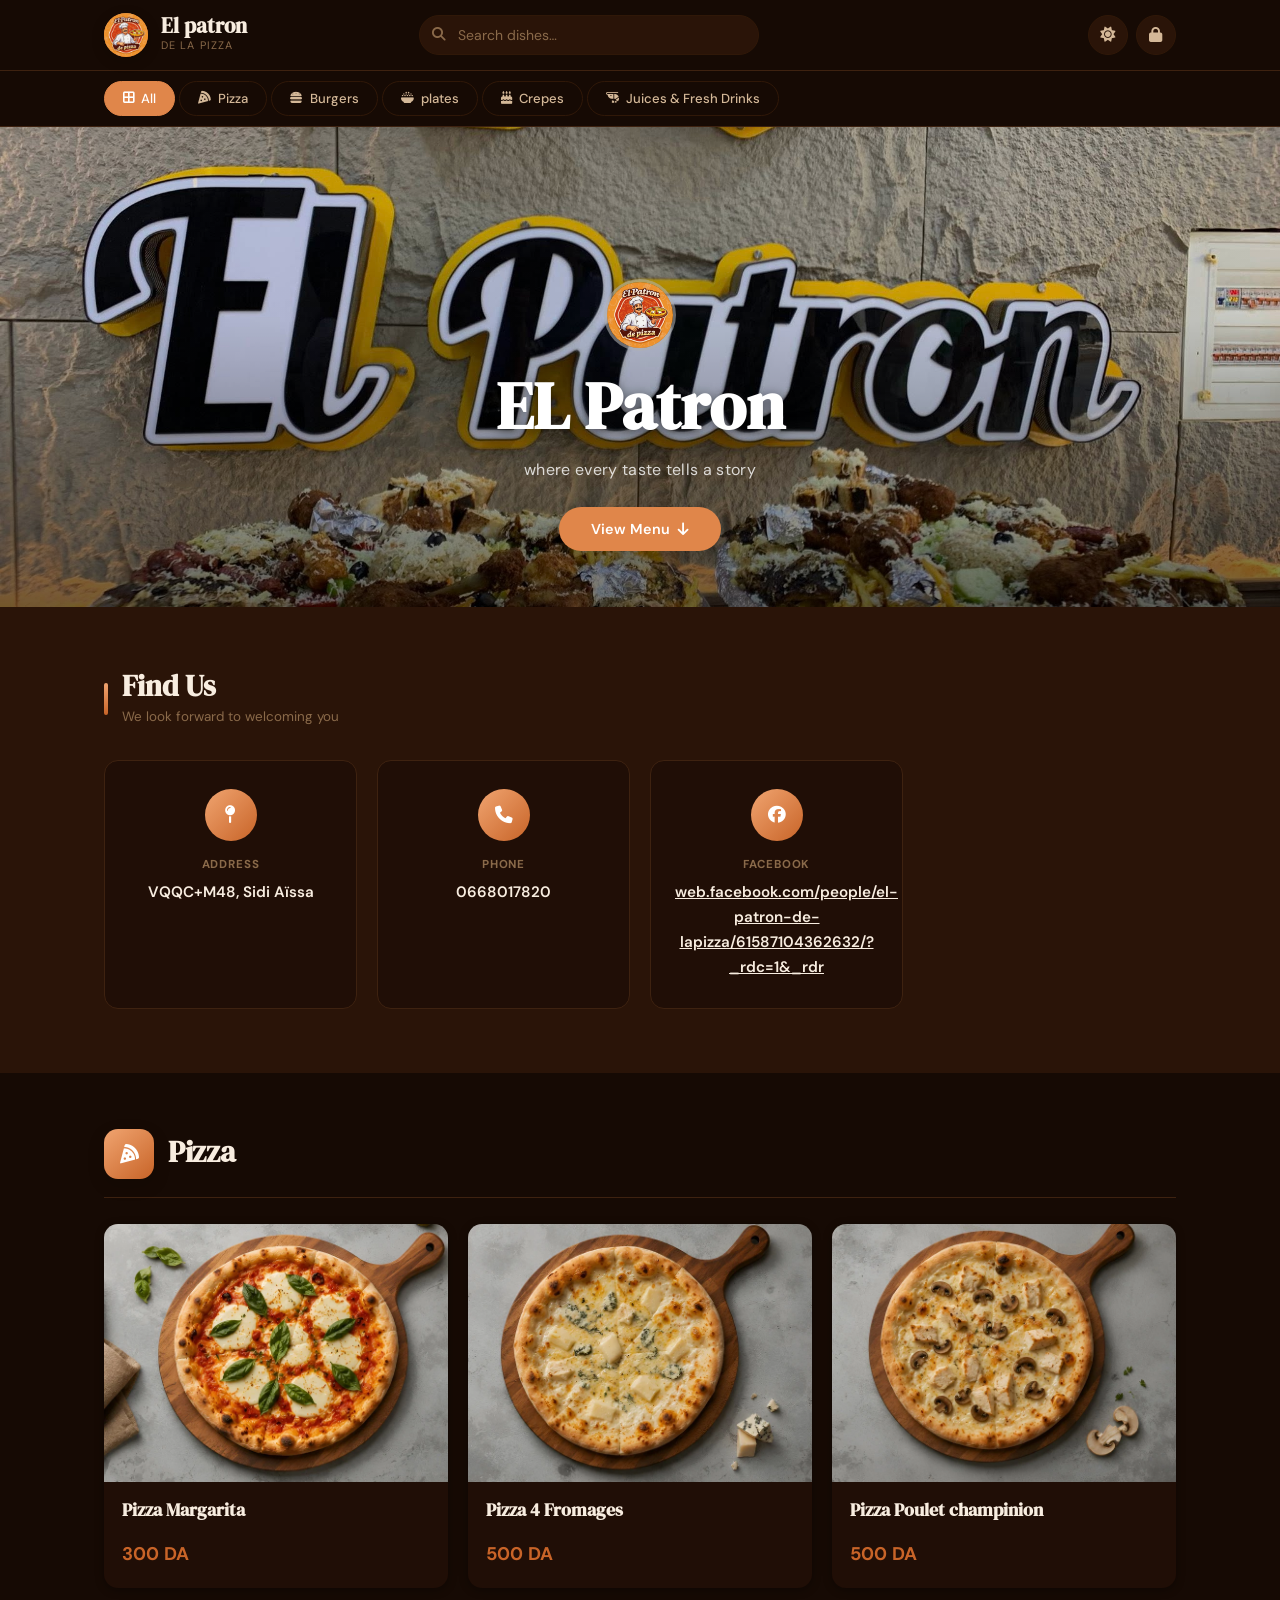
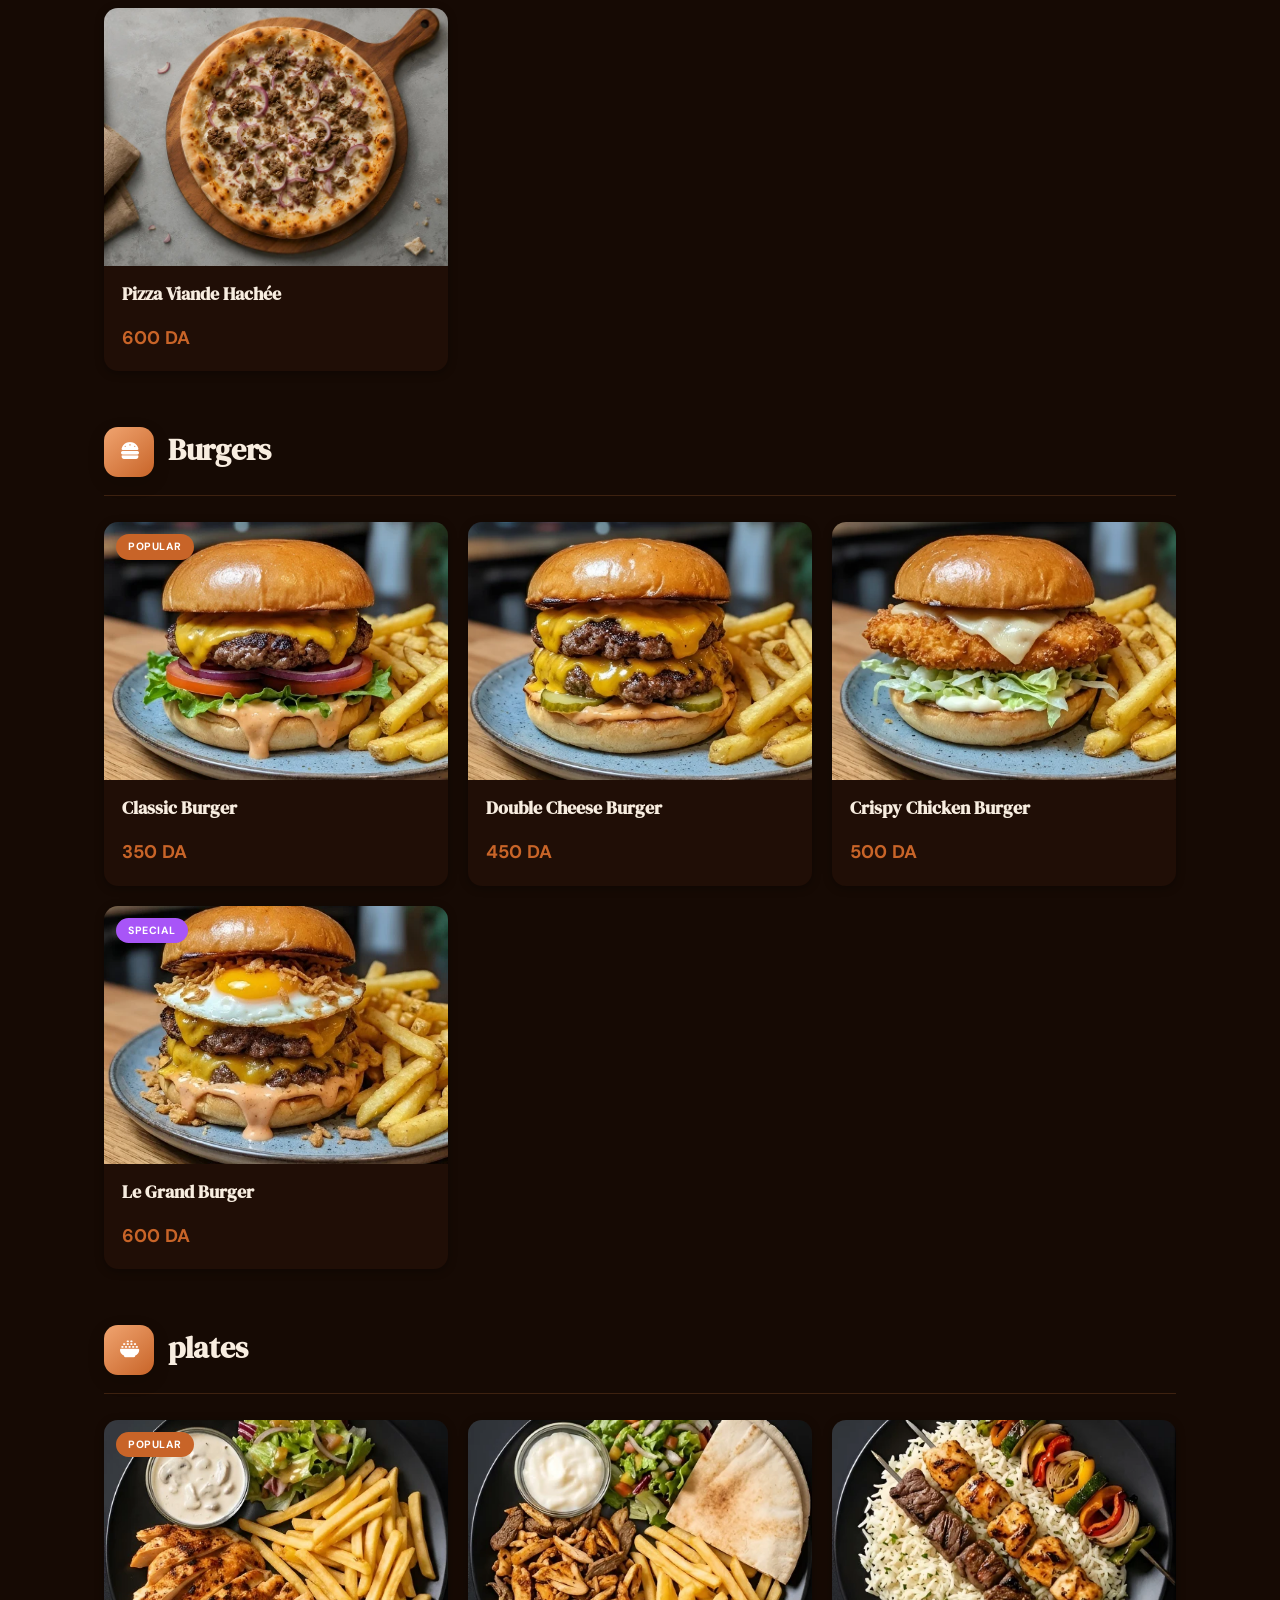
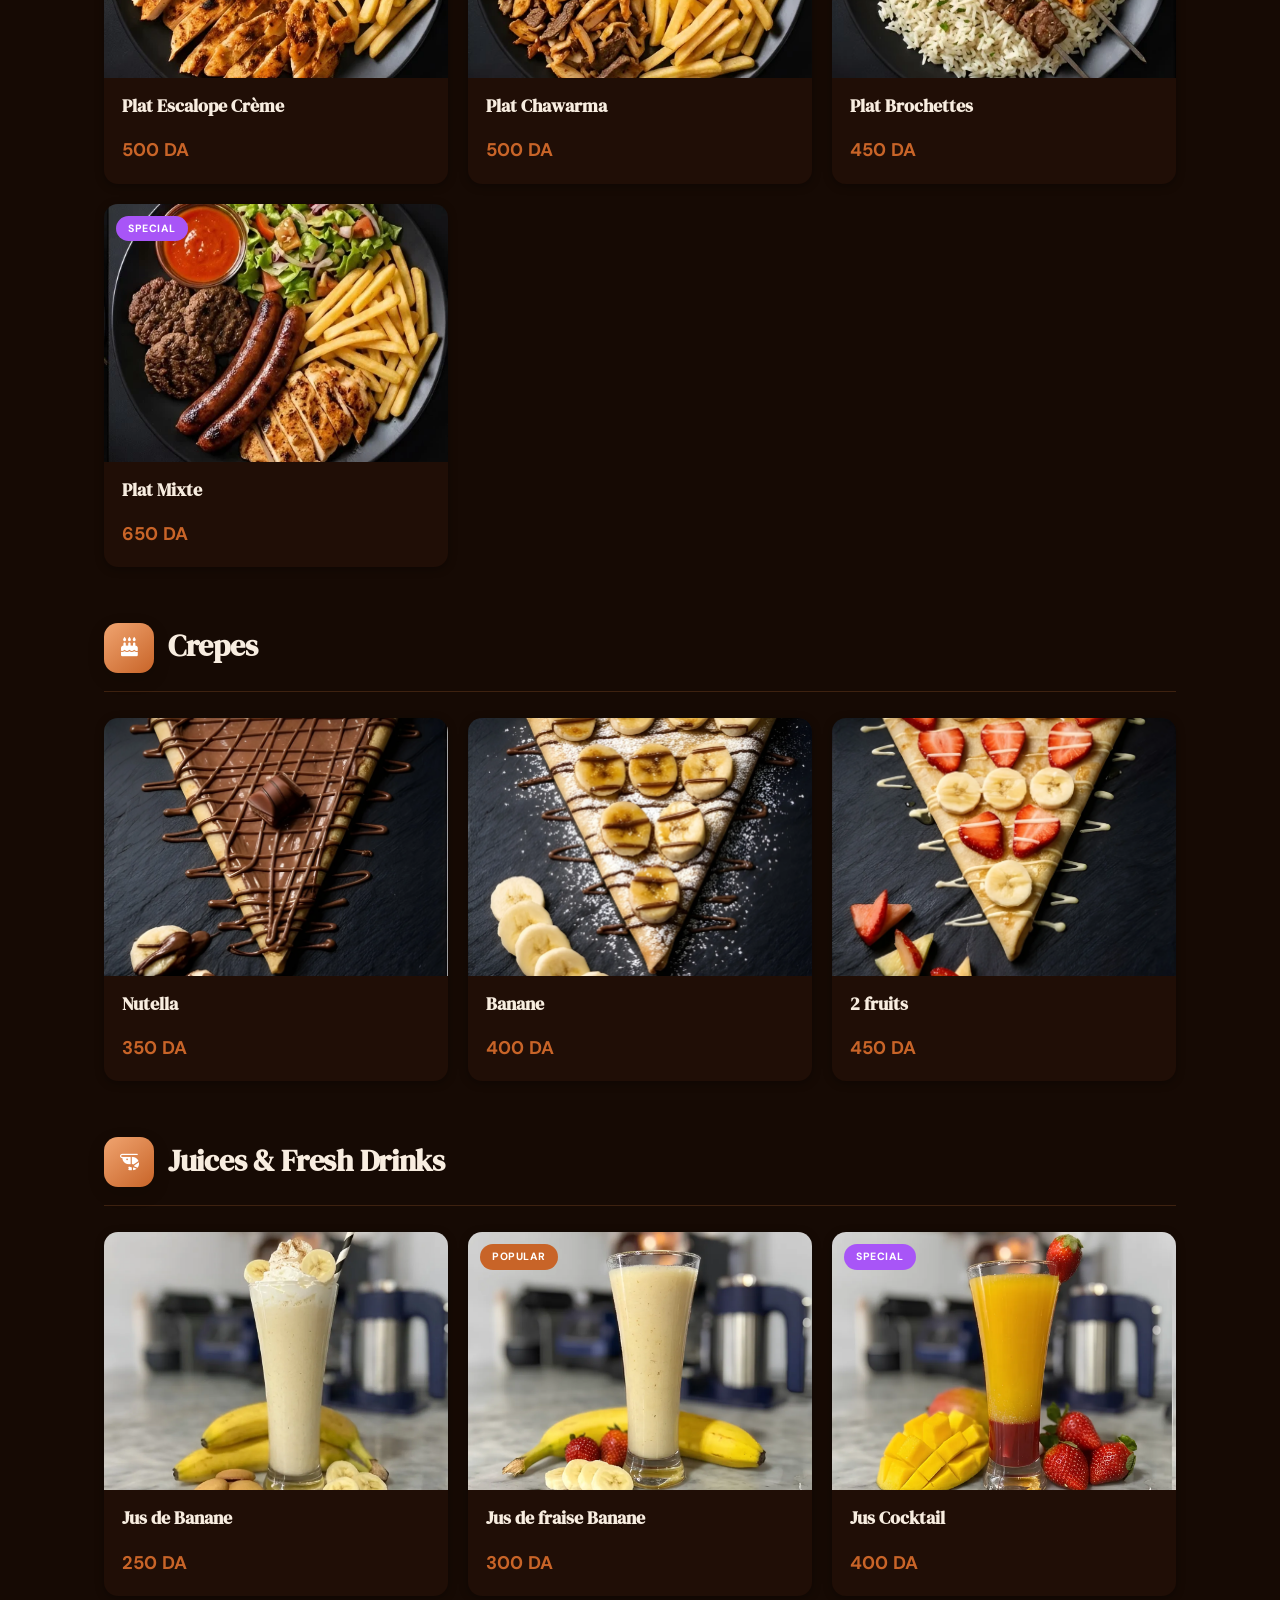
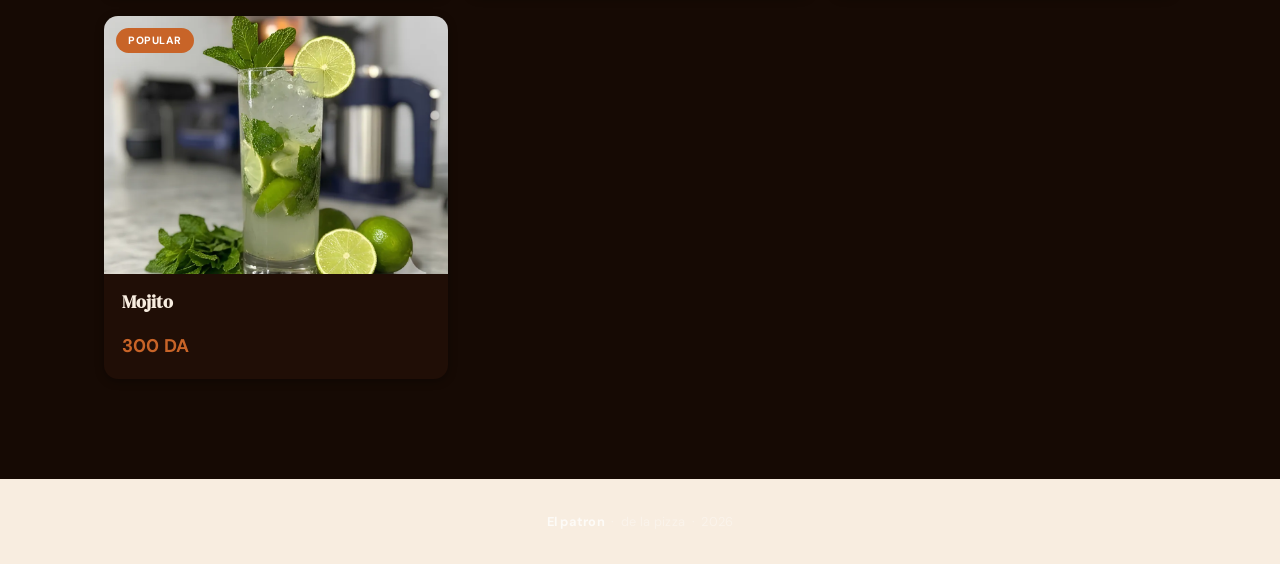
<file: index.html>
<!DOCTYPE html>
<html lang="en" data-mode="light">
<head>
<meta charset="UTF-8"/>
<meta name="viewport" content="width=device-width,initial-scale=1.0"/>
<meta name="description" content="Restaurant Menu"/>
<meta http-equiv="Cache-Control" content="no-cache, no-store, must-revalidate"/>
<meta http-equiv="Pragma" content="no-cache"/>
<meta http-equiv="Expires" content="0"/>
<title>Menu</title>
<link rel="stylesheet" href="https://cdnjs.cloudflare.com/ajax/libs/font-awesome/6.5.0/css/all.min.css"/>
<link rel="stylesheet" href="assets/css/tokens.css"/>
<link rel="stylesheet" href="assets/css/style.css"/>
<!-- Runtime token overrides injected by engine.js -->
<style id="live-tokens"></style>
</head>
<body data-layout="grid" data-columns="3" data-density="normal" data-card-style="shadow" data-image-ratio="4:3">

<div id="toast-container"></div>

<!-- ── Header ── -->
<header class="site-header" id="site-header">
  <div class="header-inner">
    <a class="brand" href="index.html">
      <div class="brand-mark">
        <i class="fa-solid fa-utensils"></i>
      </div>
      <div>
        <div class="brand-name">Menu</div>
        <div class="brand-sub"></div>
      </div>
    </a>

    <div class="header-search">
      <i class="fa-solid fa-magnifying-glass"></i>
      <input type="search" id="menu-search" class="search-input"
             placeholder="Search dishes…" autocomplete="off"/>
    </div>

    <div class="header-actions">
      <button class="icon-btn" onclick="Engine.toggleDark()" title="Toggle dark mode">
        <i class="fa-solid fa-moon dark-icon" id="dark-icon"></i>
      </button>
      <a class="icon-btn" href="admin.html" title="Admin">
        <i class="fa-solid fa-lock"></i>
      </a>
    </div>
  </div>
</header>

<!-- ── Category nav ── -->
<nav class="cat-nav-bar" aria-label="Menu categories">
  <div class="cat-nav-inner" id="cat-nav"></div>
</nav>

<!-- ── Dynamic page sections (rendered by engine.js) ── -->
<div id="page-sections"></div>

<!-- ── Loading ── -->
<div id="menu-loading" class="menu-loading">
  <div class="spinner"></div>
  <p>Loading menu…</p>
</div>

<!-- ── Menu content ── -->
<main class="menu-content" id="menu-content" style="visibility:hidden">
  <div id="no-results" class="no-results hidden">
    <i class="fa-solid fa-face-frown-open"></i>
    <h3>Nothing found</h3>
    <p>No dishes match "<span id="search-term"></span>"</p>
  </div>
</main>

<!-- ── Footer ── -->
<footer class="site-footer">
  <strong>Maison Élite</strong> &nbsp;·&nbsp; Fine Dining &nbsp;·&nbsp;
  <span id="yr"></span>
</footer>

<script src="assets/js/engine.js"></script>
</body>
</html>
</file>
<file: assets/css/tokens.css>
/* ============================================================
   THEME ENGINE v4 — tokens.css
   Single source of truth for all design variables.
   All values are injected at runtime by engine.js / studio.js
   via <style id="live-tokens">. This file provides:
     1. Safe fallback :root defaults (Gold preset)
     2. Layout engine — pure CSS attribute selectors on <body>
     3. Card style variants
     4. Density scale
     5. Image ratio system
   No per-theme CSS rules. No data-theme selectors.
   Presets live entirely in JS as token objects.
============================================================ */

/* ── 1. FALLBACK ROOT — overwritten at runtime ── */
:root {
  /* Colors */
  --c-primary:       #c09a5a;
  --c-primary-dk:    #8c6e38;
  --c-primary-lt:    #d4b278;
  --c-bg:            #f8f4ee;
  --c-surface:       #ffffff;
  --c-surface-mid:   #f0e9dc;
  --c-surface-deep:  #e5d9c7;
  --c-text:          #1a1814;
  --c-text-soft:     #6b6058;
  --c-text-muted:    #9e9488;
  --c-border:        #ddd4c0;
  --c-border-lt:     #ece5d8;

  /* Shadows */
  --sh-sm: 0 2px 8px  rgba(26,24,20,.07);
  --sh-md: 0 8px 28px rgba(26,24,20,.12);
  --sh-lg: 0 20px 56px rgba(26,24,20,.18);

  /* Radius */
  --r-base: 14px;
  --r-card: 14px;
  --r-sm:   9px;
  --r-pill: 50px;

  /* Spacing */
  --sp-section: 56px;
  --sp-card-gap: 20px;
  --sp-card-pad: 18px;

  /* Typography */
  --ff-display: 'Cormorant Garamond', Georgia, serif;
  --ff-body:    'Jost', system-ui, sans-serif;
  --ff-accent:  'Jost', system-ui, sans-serif;

  /* Transition */
  --t: .24s cubic-bezier(.4,0,.2,1);

  /* Derived hero gradient — rebuilt by JS when colors change */
  --hero-bg: linear-gradient(160deg, var(--c-surface-mid) 0%, var(--c-bg) 100%);
}

/* ── 2. LAYOUT MODE ── */

/* GRID */
[data-layout="grid"] .items-grid {
  display: grid;
  grid-template-columns: repeat(var(--col-count, 3), 1fr);
  gap: var(--sp-card-gap);
}
[data-layout="grid"] .menu-card { flex-direction: column; }

/* LIST */
[data-layout="list"] .items-grid {
  display: flex;
  flex-direction: column;
  gap: 12px;
}
[data-layout="list"] .menu-card {
  flex-direction: row;
  align-items: stretch;
}
[data-layout="list"] .card-img-wrap {
  width: 140px;
  min-width: 140px;
  height: auto;
  flex-shrink: 0;
  border-radius: 0;
}
[data-layout="list"] .card-name  { font-size: 1rem; }
[data-layout="list"] .card-desc  { -webkit-line-clamp: 2; }

/* COMPACT */
[data-layout="compact"] .items-grid {
  display: flex;
  flex-direction: column;
  gap: 0;
  border: 1px solid var(--c-border-lt);
  border-radius: var(--r-base);
  overflow: hidden;
}
[data-layout="compact"] .menu-card {
  flex-direction: row;
  align-items: center;
  border-radius: 0;
  border: none;
  border-bottom: 1px solid var(--c-border-lt);
  padding: 12px 16px;
  gap: 12px;
  transform: none !important;
  box-shadow: none !important;
}
[data-layout="compact"] .menu-card:last-child { border-bottom: none; }
[data-layout="compact"] .menu-card:hover { background: var(--c-surface-mid); }
[data-layout="compact"] .card-img-wrap {
  width: 52px;
  min-width: 52px;
  height: 52px;
  border-radius: var(--r-sm);
  flex-shrink: 0;
}
[data-layout="compact"] .card-body {
  padding: 0;
  flex-direction: row;
  align-items: center;
  gap: 12px;
  flex: 1;
}
[data-layout="compact"] .card-desc  { display: none; }
[data-layout="compact"] .card-name  { font-size: .88rem; margin-bottom: 0; flex: 1; }
[data-layout="compact"] .card-footer { flex-shrink: 0; }

/* ── 3. COLUMN COUNT — set --col-count via body attribute ── */
[data-columns="2"] { --col-count: 2; }
[data-columns="3"] { --col-count: 3; }
[data-columns="4"] { --col-count: 4; }
[data-columns="5"] { --col-count: 5; }

/* ── 4. DENSITY — overrides spacing tokens in-scope ── */
[data-density="tight"] {
  --sp-card-gap:  10px;
  --sp-card-pad:  12px;
  --sp-section:   36px;
}
[data-density="normal"] {
  --sp-card-gap:  20px;
  --sp-card-pad:  18px;
  --sp-section:   56px;
}
[data-density="spacious"] {
  --sp-card-gap:  32px;
  --sp-card-pad:  26px;
  --sp-section:   80px;
}

/* ── 5. CARD STYLE ── */
[data-card-style="flat"] .menu-card {
  box-shadow: none;
  border: 1.5px solid var(--c-border);
}
[data-card-style="flat"] .menu-card:hover {
  transform: none;
  box-shadow: none;
  border-color: var(--c-primary);
}
[data-card-style="shadow"] .menu-card {
  border: none;
  box-shadow: var(--sh-sm);
}
[data-card-style="shadow"] .menu-card:hover {
  box-shadow: var(--sh-lg);
}
[data-card-style="glass"] .menu-card {
  background: rgba(255,255,255,.55);
  backdrop-filter: blur(14px);
  -webkit-backdrop-filter: blur(14px);
  border: 1px solid rgba(255,255,255,.4);
  box-shadow: var(--sh-sm);
}
[data-card-style="glass"] .menu-card:hover {
  background: rgba(255,255,255,.75);
  box-shadow: var(--sh-md);
}

/* ── 6. IMAGE RATIO ── */
[data-image-ratio="1:1"] .card-img-wrap {
  aspect-ratio: 1/1;
  height: auto;
}
[data-image-ratio="4:3"] .card-img-wrap {
  aspect-ratio: 4/3;
  height: auto;
}
[data-image-ratio="16:9"] .card-img-wrap {
  aspect-ratio: 16/9;
  height: auto;
}

/* ── 7. DARK MODE — injected by JS as token overrides ── */
/* Nothing lives here. Dark tokens are a JS preset object
   identical in structure to light presets. */

/* ── 8. RESPONSIVE COLUMN CLAMP ── */
@media (max-width: 900px) {
  [data-layout="grid"] .items-grid {
    grid-template-columns: repeat(
      min(var(--col-count, 3), 2), 1fr
    );
  }
}
@media (max-width: 560px) {
  [data-layout="grid"] .items-grid {
    grid-template-columns: 1fr;
  }
  [data-layout="list"] .card-img-wrap {
    width: 100px;
    min-width: 100px;
  }
}
</file>
<file: assets/css/style.css>
/* ============================================================
   THEME ENGINE v4 — style.css
   Public menu styles. Consumes ONLY semantic token variables
   defined in tokens.css (--c-*, --sh-*, --r-*, --sp-*, --ff-*).
   No colour literals. No hardcoded sizes except fixed chrome.
============================================================ */

/* ── Font imports — updated at runtime by engine.js ── */
/* Fallback import for initial load; engine rewrites this link tag */
@import url('https://fonts.googleapis.com/css2?family=Cormorant+Garamond:ital,wght@0,400;0,600;0,700;1,400;1,600&family=Jost:wght@300;400;500;600&display=swap');

/* ── Reset ── */
*, *::before, *::after { box-sizing: border-box; margin: 0; padding: 0; }
html { scroll-behavior: smooth; font-size: 16px; }
body {
  font-family: var(--ff-body);
  background: var(--c-bg);
  color: var(--c-text);
  line-height: 1.65;
  overflow-x: hidden;
  transition: background .3s, color .3s;
}
img    { display: block; max-width: 100%; }
button { cursor: pointer; border: none; background: none; font-family: inherit; }
a      { text-decoration: none; color: inherit; }
.hidden { display: none !important; }

/* ── Toast ── */
#toast-container {
  position: fixed; bottom: 28px; right: 28px; z-index: 9999;
  display: flex; flex-direction: column; gap: 10px; pointer-events: none;
}
.toast {
  display: flex; align-items: center; gap: 10px;
  padding: 12px 20px; border-radius: var(--r-sm);
  background: var(--c-text); color: var(--c-bg);
  font-size: .875rem; font-weight: 500;
  box-shadow: var(--sh-lg); pointer-events: all; max-width: 300px;
  border: 1px solid rgba(255,255,255,.08);
  animation: toastIn .32s cubic-bezier(.175,.885,.32,1.275) forwards;
}
.toast.success i { color: #6ee7a0; }
.toast.error   i { color: #f87171; }
.toast.info    i { color: var(--c-primary-lt); }
.toast.out       { animation: toastOut .28s ease forwards; }
@keyframes toastIn  { from { opacity:0; transform:translateX(32px) scale(.9); } to { opacity:1; transform:none; } }
@keyframes toastOut { to   { opacity:0; transform:translateX(32px) scale(.85); } }

/* ── Site Header ── */
.site-header {
  position: sticky; top: 0; z-index: 200;
  background: var(--c-bg);
  border-bottom: 1px solid var(--c-border-lt);
  transition: box-shadow .3s, background .3s;
}
.site-header.scrolled { box-shadow: var(--sh-md); }
.header-inner {
  display: flex; align-items: center;
  padding: 0 24px; height: 70px;
  max-width: 1120px; margin: 0 auto; gap: 16px;
}

/* Brand */
.brand { display: flex; align-items: center; gap: 13px; flex-shrink: 0; }
.brand-mark {
  width: 44px; height: 44px; border-radius: 50%;
  background: linear-gradient(145deg, var(--c-primary-lt), var(--c-primary-dk));
  display: flex; align-items: center; justify-content: center;
  color: #fff; font-size: 1.05rem; flex-shrink: 0;
  box-shadow: 0 4px 14px rgba(0,0,0,.18);
  overflow: hidden;
}
.brand-logo-img { width: 100%; height: 100%; object-fit: cover; display: block; }
.brand-name { font-family: var(--ff-display); font-size: 1.3rem; font-weight: 700; line-height: 1.1; }
.brand-sub  { font-size: .68rem; color: var(--c-text-muted); text-transform: uppercase; letter-spacing: .1em; }

/* Search */
.header-search { flex: 1; max-width: 340px; margin: 0 auto; position: relative; }
.header-search i {
  position: absolute; left: 13px; top: 50%; transform: translateY(-50%);
  color: var(--c-text-muted); font-size: .85rem; pointer-events: none;
}
.search-input {
  width: 100%; padding: 10px 16px 10px 38px;
  border-radius: var(--r-pill); border: 1.5px solid var(--c-border);
  background: var(--c-surface-mid); color: var(--c-text);
  font-size: .875rem; outline: none; transition: var(--t); font-family: var(--ff-body);
}
.search-input::placeholder { color: var(--c-text-muted); }
.search-input:focus {
  border-color: var(--c-primary);
  background: var(--c-surface);
  box-shadow: 0 0 0 3px rgba(0,0,0,.06);
}

/* Header actions */
.header-actions { display: flex; align-items: center; gap: 8px; margin-left: auto; flex-shrink: 0; }
.icon-btn {
  width: 40px; height: 40px; border-radius: 50%;
  border: 1.5px solid var(--c-border); background: var(--c-surface-mid);
  color: var(--c-text-soft); display: flex; align-items: center; justify-content: center;
  font-size: .95rem; transition: var(--t); flex-shrink: 0; text-decoration: none;
}
.icon-btn:hover { background: var(--c-primary); color: #fff; border-color: var(--c-primary); }

/* ── Category Nav ── */
.cat-nav-bar {
  background: var(--c-bg); border-bottom: 1px solid var(--c-border-lt);
  overflow-x: auto; scrollbar-width: none; -webkit-overflow-scrolling: touch;
  transition: background .3s;
  position: sticky; top: 70px; z-index: 199;
}
.cat-nav-bar::-webkit-scrollbar { display: none; }
.cat-nav-inner {
  display: flex; gap: 4px; padding: 10px 24px;
  max-width: 1120px; margin: 0 auto; white-space: nowrap;
}
.cat-pill {
  flex-shrink: 0; display: inline-flex; align-items: center; gap: 7px;
  padding: 8px 18px; border-radius: var(--r-pill);
  border: 1.5px solid var(--c-border); background: transparent;
  color: var(--c-text-soft); font-size: .82rem; font-weight: 500;
  font-family: var(--ff-body); transition: var(--t); cursor: pointer;
}
.cat-pill i { font-size: .8rem; }
.cat-pill:hover { border-color: var(--c-primary); color: var(--c-primary-dk); }
.cat-pill.active { background: var(--c-primary); border-color: var(--c-primary); color: #fff; }

/* ── Hero — base (all layouts share wrapper) ── */
.menu-hero { position: relative; overflow: hidden; }

/* ── 1. MINIMAL HERO ── */
.hero-minimal {
  text-align: center; padding: 72px 24px 60px;
  background: var(--hero-bg);
}
.hero-noise {
  position: absolute; inset: 0; pointer-events: none; opacity: .03;
  background-image: url("data:image/svg+xml,%3Csvg viewBox='0 0 256 256' xmlns='http://www.w3.org/2000/svg'%3E%3Cfilter id='n'%3E%3CfeTurbulence type='fractalNoise' baseFrequency='.9' numOctaves='4' stitchTiles='stitch'/%3E%3C/filter%3E%3Crect width='100%25' height='100%25' filter='url(%23n)'/%3E%3C/svg%3E");
}
.hero-ornament {
  display: flex; align-items: center; justify-content: center; gap: 14px; margin-bottom: 22px;
}
.hero-line { width: 60px; height: 1px; background: var(--c-primary); opacity: .6; }
.hero-ornament i { color: var(--c-primary); font-size: .85rem; }
.hero-title {
  font-family: var(--ff-display);
  font-size: clamp(2.4rem, 7vw, 4.2rem);
  font-weight: 700; line-height: 1.1; position: relative;
}
.hero-title em { color: var(--c-primary); font-style: italic; }
.hero-sub { margin-top: 14px; color: var(--c-text-soft); font-size: 1rem; letter-spacing: .02em; }
.hero-rule {
  display: flex; align-items: center; gap: 10px;
  justify-content: center; margin: 24px auto 0; max-width: 160px;
}
.hero-rule::before, .hero-rule::after {
  content: ''; flex: 1; height: 1px; background: var(--c-primary); opacity: .45;
}
.hero-rule i { color: var(--c-primary); font-size: .7rem; }

/* ── 2. COVER IMAGE HERO ── */
.hero-cover {
  display: flex; flex-direction: column; align-items: center; justify-content: flex-end;
  text-align: center; min-height: 480px; padding: 60px 24px 56px;
  background-size: cover; background-position: center; background-color: var(--c-surface-deep);
}
.hero-cover-overlay {
  position: absolute; inset: 0;
  background: linear-gradient(to top, rgba(0,0,0,.75) 0%, rgba(0,0,0,.1) 60%);
}
.hero-cover .hero-logo {
  width: 72px; height: 72px; border-radius: 50%; overflow: hidden;
  border: 3px solid rgba(255,255,255,.4); margin-bottom: 18px;
  background: rgba(0,0,0,.3); display: flex; align-items: center; justify-content: center;
  color: rgba(255,255,255,.8); font-size: 1.5rem; position: relative; z-index: 1; flex-shrink: 0;
}
.hero-cover .hero-logo img { width: 100%; height: 100%; object-fit: cover; }
.hero-cover .hero-inner { position: relative; z-index: 1; }
.hero-cover .hero-title { color: #fff; text-shadow: 0 2px 12px rgba(0,0,0,.5); }
.hero-cover .hero-sub   { color: rgba(255,255,255,.8); }
.hero-cta {
  display: inline-flex; align-items: center; gap: 8px;
  margin-top: 24px; padding: 13px 32px; border-radius: var(--r-pill);
  background: var(--c-primary); color: #fff;
  font-family: var(--ff-body); font-size: .9rem; font-weight: 600;
  box-shadow: 0 6px 20px rgba(0,0,0,.25); transition: transform .2s, box-shadow .2s;
  text-decoration: none; cursor: pointer; border: none;
}
.hero-cta:hover { transform: translateY(-2px); box-shadow: 0 10px 28px rgba(0,0,0,.32); }

/* ── 3. CHEF WELCOME HERO ── */
.hero-chef {
  padding: 64px 24px; text-align: center;
  background: var(--hero-bg);
}
.hero-chef-card {
  max-width: 680px; margin: 0 auto;
  background: var(--c-surface);
  border-radius: var(--r-card);
  overflow: hidden;
  box-shadow: var(--sh-lg);
}
.hero-chef-img {
  width: 100%; height: 320px; object-fit: cover; display: block;
}
.hero-chef-body {
  padding: 36px 40px 40px;
}
.hero-chef-body .hero-title { font-size: clamp(1.8rem, 4vw, 2.8rem); }
.hero-chef-body .hero-sub   { margin-top: 12px; }
.hero-chef-body .hero-cta   { margin-top: 28px; }

/* ── 4. LUXURY FULLSCREEN HERO ── */
.hero-luxury {
  min-height: 100vh; display: flex; align-items: center; justify-content: center;
  text-align: center; padding: 80px 24px;
  background-size: cover; background-position: center; background-color: #1a1814;
}
.hero-luxury-overlay {
  position: absolute; inset: 0;
  background: linear-gradient(135deg, rgba(0,0,0,.7) 0%, rgba(0,0,0,.4) 100%);
}
.hero-luxury .hero-inner { position: relative; z-index: 1; max-width: 800px; }
.hero-luxury .hero-ornament { margin-bottom: 28px; }
.hero-luxury .hero-line  { background: rgba(255,255,255,.5); }
.hero-luxury .hero-ornament i { color: rgba(255,255,255,.7); }
.hero-luxury .hero-title { color: #fff; font-size: clamp(3rem, 9vw, 6rem); text-shadow: 0 4px 24px rgba(0,0,0,.5); }
.hero-luxury .hero-title em { color: var(--c-primary-lt); }
.hero-luxury .hero-sub   { color: rgba(255,255,255,.7); font-size: 1.1rem; letter-spacing: .06em; text-transform: uppercase; }
.hero-luxury .hero-rule::before, .hero-luxury .hero-rule::after { background: rgba(255,255,255,.35); }
.hero-luxury .hero-rule i { color: rgba(255,255,255,.5); }

/* ── 5. FEATURED DISH HERO ── */
.hero-dish {
  display: grid; grid-template-columns: 1fr 1fr;
  min-height: 480px; background: var(--c-surface-deep);
}
.hero-dish-img-wrap {
  position: relative; overflow: hidden; min-height: 360px;
}
.hero-dish-img-wrap img {
  width: 100%; height: 100%; object-fit: cover; display: block;
}
.hero-dish-body {
  display: flex; flex-direction: column; justify-content: center;
  padding: 56px 52px; background: var(--hero-bg);
}
.hero-dish-eyebrow {
  font-size: .72rem; font-weight: 700; letter-spacing: .1em; text-transform: uppercase;
  color: var(--c-primary); margin-bottom: 14px;
}
.hero-dish-body .hero-title { font-size: clamp(2rem, 4vw, 3rem); text-align: left; }
.hero-dish-price {
  font-family: var(--ff-accent); font-size: 1.8rem; font-weight: 700;
  color: var(--c-primary-dk); margin: 12px 0;
}
.hero-dish-desc { color: var(--c-text-soft); font-size: .9rem; line-height: 1.7; flex: 1; }
.hero-dish-body .hero-cta { align-self: flex-start; margin-top: 28px; }

/* ── 6. VIDEO HERO ── */
.hero-video {
  min-height: 520px; display: flex; align-items: center; justify-content: center;
  text-align: center; padding: 80px 24px; background: #0a0806;
}
.hero-video-bg {
  position: absolute; inset: 0; overflow: hidden;
}
.hero-video-bg video {
  width: 100%; height: 100%; object-fit: cover; display: block;
}
.hero-video-overlay {
  position: absolute; inset: 0;
  background: linear-gradient(to bottom, rgba(0,0,0,.4), rgba(0,0,0,.65));
}
.hero-video .hero-inner { position: relative; z-index: 1; max-width: 720px; }
.hero-video .hero-title { color: #fff; text-shadow: 0 3px 18px rgba(0,0,0,.6); }
.hero-video .hero-sub   { color: rgba(255,255,255,.8); }

/* ── Page Sections ── */
.page-section { position: relative; }

/* Popular Today */
.section-popular {
  padding: 56px 0; background: var(--c-surface-mid);
}
.section-popular .section-inner { max-width: 1120px; margin: 0 auto; padding: 0 24px; }
.section-heading {
  display: flex; align-items: center; gap: 14px;
  margin-bottom: 32px;
}
.section-heading-accent {
  width: 4px; height: 32px; border-radius: 2px;
  background: linear-gradient(to bottom, var(--c-primary-lt), var(--c-primary-dk));
  flex-shrink: 0;
}
.section-heading-text h2 {
  font-family: var(--ff-display); font-size: 1.8rem; font-weight: 700; line-height: 1.1;
}
.section-heading-text p { color: var(--c-text-muted); font-size: .84rem; margin-top: 3px; }
.popular-scroll {
  display: flex; gap: 18px; overflow-x: auto; padding-bottom: 8px; scrollbar-width: none;
  -webkit-overflow-scrolling: touch;
}
.popular-scroll::-webkit-scrollbar { display: none; }
.popular-card {
  flex: 0 0 220px; background: var(--c-surface); border-radius: var(--r-card);
  overflow: hidden; box-shadow: var(--sh-sm); transition: transform var(--t), box-shadow var(--t);
}
.popular-card:hover { transform: translateY(-4px); box-shadow: var(--sh-md); }
.popular-card-img { width: 100%; height: 150px; object-fit: cover; display: block; background: var(--c-surface-deep); }
.popular-card-body { padding: 14px 16px; }
.popular-card-name { font-family: var(--ff-display); font-size: 1rem; font-weight: 700; margin-bottom: 4px; }
.popular-card-price { font-family: var(--ff-accent); font-size: .95rem; font-weight: 700; color: var(--c-primary-dk); }

/* Featured Dishes section */
.section-featured { padding: 64px 0; background: var(--c-bg); }
.section-featured .section-inner { max-width: 1120px; margin: 0 auto; padding: 0 24px; }
.featured-grid { display: grid; grid-template-columns: repeat(auto-fill, minmax(280px, 1fr)); gap: 24px; }
.featured-card {
  background: var(--c-surface); border-radius: var(--r-card); overflow: hidden;
  box-shadow: var(--sh-md); transition: transform var(--t), box-shadow var(--t);
  display: flex; flex-direction: column;
}
.featured-card:hover { transform: translateY(-5px); box-shadow: var(--sh-lg); }
.featured-card-img { width: 100%; height: 200px; object-fit: cover; display: block; background: var(--c-surface-deep); }
.featured-card-body { padding: 20px 22px; display: flex; flex-direction: column; flex: 1; }
.featured-badge {
  font-size: .66rem; font-weight: 700; letter-spacing: .07em; text-transform: uppercase;
  color: var(--c-primary); margin-bottom: 8px;
}
.featured-name { font-family: var(--ff-display); font-size: 1.25rem; font-weight: 700; margin-bottom: 6px; }
.featured-desc { font-size: .82rem; color: var(--c-text-soft); line-height: 1.6; flex: 1; }
.featured-footer { display: flex; align-items: center; justify-content: space-between; margin-top: 16px; }
.featured-price { font-family: var(--ff-accent); font-size: 1.15rem; font-weight: 700; color: var(--c-primary-dk); }

/* Special Offers section */
.section-offers { padding: 56px 0; background: var(--c-surface-mid); }
.section-offers .section-inner { max-width: 1120px; margin: 0 auto; padding: 0 24px; }
.offers-grid { display: grid; grid-template-columns: repeat(auto-fill, minmax(300px, 1fr)); gap: 20px; }
.offer-card {
  background: linear-gradient(135deg, var(--c-primary-dk), var(--c-primary));
  border-radius: var(--r-card); padding: 28px; color: #fff; position: relative; overflow: hidden;
}
.offer-card::before {
  content: ''; position: absolute; right: -20px; top: -20px;
  width: 120px; height: 120px; border-radius: 50%;
  background: rgba(255,255,255,.08);
}
.offer-tag { font-size: .68rem; font-weight: 700; text-transform: uppercase; letter-spacing: .08em; opacity: .8; margin-bottom: 10px; }
.offer-title { font-family: var(--ff-display); font-size: 1.4rem; font-weight: 700; margin-bottom: 8px; }
.offer-desc { font-size: .84rem; opacity: .85; line-height: 1.6; }
.offer-badge {
  display: inline-block; margin-top: 14px;
  background: rgba(255,255,255,.2); padding: 5px 14px;
  border-radius: var(--r-pill); font-size: .78rem; font-weight: 700;
  backdrop-filter: blur(4px);
}

/* Reviews section */
.section-reviews { padding: 64px 0; background: var(--c-bg); }
.section-reviews .section-inner { max-width: 1120px; margin: 0 auto; padding: 0 24px; }
.reviews-grid { display: grid; grid-template-columns: repeat(auto-fill, minmax(260px, 1fr)); gap: 20px; }
.review-card {
  background: var(--c-surface); border-radius: var(--r-card);
  padding: 24px; border: 1px solid var(--c-border-lt); box-shadow: var(--sh-sm);
}
.review-stars { color: #f59e0b; font-size: .85rem; margin-bottom: 12px; letter-spacing: 2px; }
.review-text { font-size: .88rem; color: var(--c-text-soft); line-height: 1.7; font-style: italic; margin-bottom: 16px; }
.review-author { display: flex; align-items: center; gap: 10px; }
.review-avatar {
  width: 38px; height: 38px; border-radius: 50%;
  background: linear-gradient(135deg, var(--c-primary-lt), var(--c-primary-dk));
  display: flex; align-items: center; justify-content: center;
  color: #fff; font-size: .9rem; font-weight: 700; flex-shrink: 0;
}
.review-name { font-weight: 600; font-size: .85rem; }
.review-date { font-size: .74rem; color: var(--c-text-muted); }

/* Contact section */
.section-contact { padding: 64px 0; background: var(--c-surface-mid); }
.section-contact .section-inner { max-width: 1120px; margin: 0 auto; padding: 0 24px; }
.contact-grid { display: grid; grid-template-columns: repeat(auto-fill, minmax(220px, 1fr)); gap: 20px; }
.contact-card {
  background: var(--c-surface); border-radius: var(--r-card);
  padding: 28px 24px; text-align: center; border: 1px solid var(--c-border-lt);
}
.contact-icon {
  width: 52px; height: 52px; border-radius: 50%; margin: 0 auto 14px;
  background: linear-gradient(135deg, var(--c-primary-lt), var(--c-primary-dk));
  display: flex; align-items: center; justify-content: center;
  color: #fff; font-size: 1.1rem;
}
.contact-label { font-size: .72rem; font-weight: 700; text-transform: uppercase; letter-spacing: .07em; color: var(--c-text-muted); margin-bottom: 6px; }
.contact-value { font-size: .95rem; font-weight: 600; color: var(--c-text); }

/* Categories showcase section */
.section-categories { padding: 56px 0; background: var(--c-bg); }
.section-categories .section-inner { max-width: 1120px; margin: 0 auto; padding: 0 24px; }
.categories-showcase { display: grid; grid-template-columns: repeat(auto-fill, minmax(160px, 1fr)); gap: 14px; }
.cat-showcase-card {
  background: var(--c-surface); border-radius: var(--r-card);
  padding: 22px 16px; text-align: center;
  border: 1.5px solid var(--c-border); cursor: pointer;
  transition: transform var(--t), border-color var(--t), box-shadow var(--t);
}
.cat-showcase-card:hover {
  border-color: var(--c-primary); transform: translateY(-3px); box-shadow: var(--sh-sm);
}
.cat-showcase-icon {
  width: 48px; height: 48px; border-radius: var(--r-base); margin: 0 auto 12px;
  background: linear-gradient(140deg, var(--c-primary-lt), var(--c-primary-dk));
  display: flex; align-items: center; justify-content: center;
  color: #fff; font-size: 1.1rem;
}
.cat-showcase-name { font-family: var(--ff-display); font-size: .95rem; font-weight: 700; }
.cat-showcase-count { font-size: .74rem; color: var(--c-text-muted); margin-top: 3px; }

/* ── Loading ── */
.menu-loading { text-align: center; padding: 80px 24px; color: var(--c-text-muted); }
.spinner {
  width: 38px; height: 38px; border-radius: 50%;
  border: 3px solid var(--c-border); border-top-color: var(--c-primary);
  animation: spin .75s linear infinite; margin: 0 auto 18px;
}
@keyframes spin { to { transform: rotate(360deg); } }

/* ── No results ── */
.no-results { text-align: center; padding: 80px 24px; color: var(--c-text-muted); }
.no-results i { font-size: 2.6rem; margin-bottom: 16px; display: block; opacity: .45; }
.no-results h3 { font-family: var(--ff-display); font-size: 1.5rem; margin-bottom: 8px; color: var(--c-text-soft); }

/* ── Menu content ── */
.menu-content { max-width: 1120px; margin: 0 auto; padding: 0 24px 100px; }

/* ── Category section ── */
.cat-section { padding-top: var(--sp-section); animation: fadeUp .4s ease both; }
.cat-header {
  display: flex; align-items: flex-end; justify-content: space-between;
  margin-bottom: 26px; padding-bottom: 18px;
  border-bottom: 1px solid var(--c-border-lt); gap: 12px; flex-wrap: wrap;
}
.cat-header-left { display: flex; align-items: center; gap: 14px; }
.cat-icon-badge {
  width: 50px; height: 50px; border-radius: var(--r-base);
  background: linear-gradient(140deg, var(--c-primary-lt), var(--c-primary-dk));
  display: flex; align-items: center; justify-content: center;
  color: #fff; font-size: 1.2rem; box-shadow: 0 6px 18px rgba(0,0,0,.14); flex-shrink: 0;
}
.cat-title {
  font-family: var(--ff-display); font-size: 1.85rem;
  font-weight: 700; line-height: 1.1; letter-spacing: -.01em;
}
.cat-desc { font-size: .8rem; color: var(--c-text-muted); margin-top: 3px; }

/* ── Items grid — layout engine in tokens.css ── */
.items-grid {
  display: grid;
  grid-template-columns: repeat(var(--col-count, 3), 1fr);
  gap: var(--sp-card-gap);
}

/* ── Menu card ── */
.menu-card {
  background: var(--c-surface);
  border-radius: var(--r-card);
  overflow: hidden; position: relative;
  display: flex; flex-direction: column;
  transition: transform var(--t), box-shadow var(--t), background var(--t);
  /* Card style applied via [data-card-style] in tokens.css */
}
.menu-card:hover { transform: translateY(-4px); }
.menu-card.unavailable { opacity: .55; }

/* Image */
.card-img-wrap {
  position: relative; overflow: hidden;
  background: var(--c-surface-deep); flex-shrink: 0;
  /* ratio applied via [data-image-ratio] in tokens.css */
}
.card-img-wrap img {
  width: 100%; height: 100%; object-fit: cover;
  transition: transform .5s ease;
}
.menu-card:hover .card-img-wrap img { transform: scale(1.06); }

/* Image fallback */
.img-fallback {
  position: absolute; inset: 0; display: none;
  align-items: center; justify-content: center;
  flex-direction: column; gap: 8px;
  color: var(--c-text-muted); font-size: .78rem;
}
.img-fallback i { font-size: 1.8rem; opacity: .3; }
.card-img-wrap.no-img img   { opacity: 0; }
.card-img-wrap.no-img .img-fallback { display: flex; }

/* Badge */
.card-badge {
  position: absolute; top: 12px; left: 12px;
  padding: 4px 12px; border-radius: var(--r-pill);
  font-size: .66rem; font-weight: 700; letter-spacing: .05em; text-transform: uppercase;
}
.badge-featured { background: var(--c-primary);   color: #fff; }
.badge-new      { background: #22c55e;             color: #fff; }
.badge-popular  { background: var(--c-primary-dk); color: #fff; }
.badge-special  { background: #a855f7;             color: #fff; }

/* OOS overlay */
.oos-overlay {
  position: absolute; inset: 0;
  background: rgba(10,8,6,.5); backdrop-filter: blur(3px);
  display: flex; align-items: center; justify-content: center;
}
.oos-label {
  background: rgba(0,0,0,.72); color: #fff;
  font-size: .7rem; font-weight: 700; letter-spacing: .06em;
  text-transform: uppercase; padding: 6px 16px; border-radius: var(--r-pill);
  border: 1px solid rgba(255,255,255,.15);
}

/* Card body */
.card-body {
  padding: var(--sp-card-pad);
  display: flex; flex-direction: column; flex: 1;
}
.card-name {
  font-family: var(--ff-display); font-size: 1.1rem;
  font-weight: 700; line-height: 1.2; margin-bottom: 6px;
}
.card-desc {
  font-size: .8rem; color: var(--c-text-soft); line-height: 1.55;
  display: -webkit-box; -webkit-line-clamp: 2; -webkit-box-orient: vertical;
  overflow: hidden; flex: 1; margin-bottom: 12px;
}
.card-footer {
  display: flex; align-items: center; justify-content: space-between; margin-top: auto;
}
.card-price {
  font-family: var(--ff-accent); font-size: 1.15rem;
  font-weight: 700; color: var(--c-primary-dk); letter-spacing: .01em;
}

/* ── Site footer ── */
.site-footer {
  background: var(--c-text); color: rgba(255,255,255,.35);
  text-align: center; padding: 32px 24px; font-size: .8rem; letter-spacing: .02em;
}
.site-footer strong { color: rgba(255,255,255,.75); }

/* ── Animations ── */
@keyframes fadeUp {
  from { opacity: 0; transform: translateY(16px); }
  to   { opacity: 1; transform: none; }
}

/* ── Responsive ── */
@media (max-width: 768px) {
  .header-inner { padding: 0 16px; height: 62px; }
  .header-search { display: none; }
  .cat-nav-inner { padding: 10px 16px; }
  .menu-content { padding: 0 14px 80px; }
  .hero-minimal  { padding: 52px 16px 44px; }
  .hero-cover    { min-height: 380px; padding: 40px 16px 44px; }
  .hero-luxury   { min-height: 70vh; }
  .hero-dish     { grid-template-columns: 1fr; }
  .hero-dish-body { padding: 36px 24px 40px; }
  .hero-dish-body .hero-title { text-align: center; }
  .hero-dish-body .hero-cta   { align-self: center; }
  .hero-chef-body { padding: 24px 24px 28px; }
  .hero-video { min-height: 380px; }
  .section-popular, .section-featured, .section-offers,
  .section-reviews, .section-contact, .section-categories { padding: 40px 0; }
}
@media (max-width: 480px) {
  .cat-header { flex-direction: column; align-items: flex-start; }
  .hero-luxury .hero-title { font-size: 3rem; }
}
</file>
